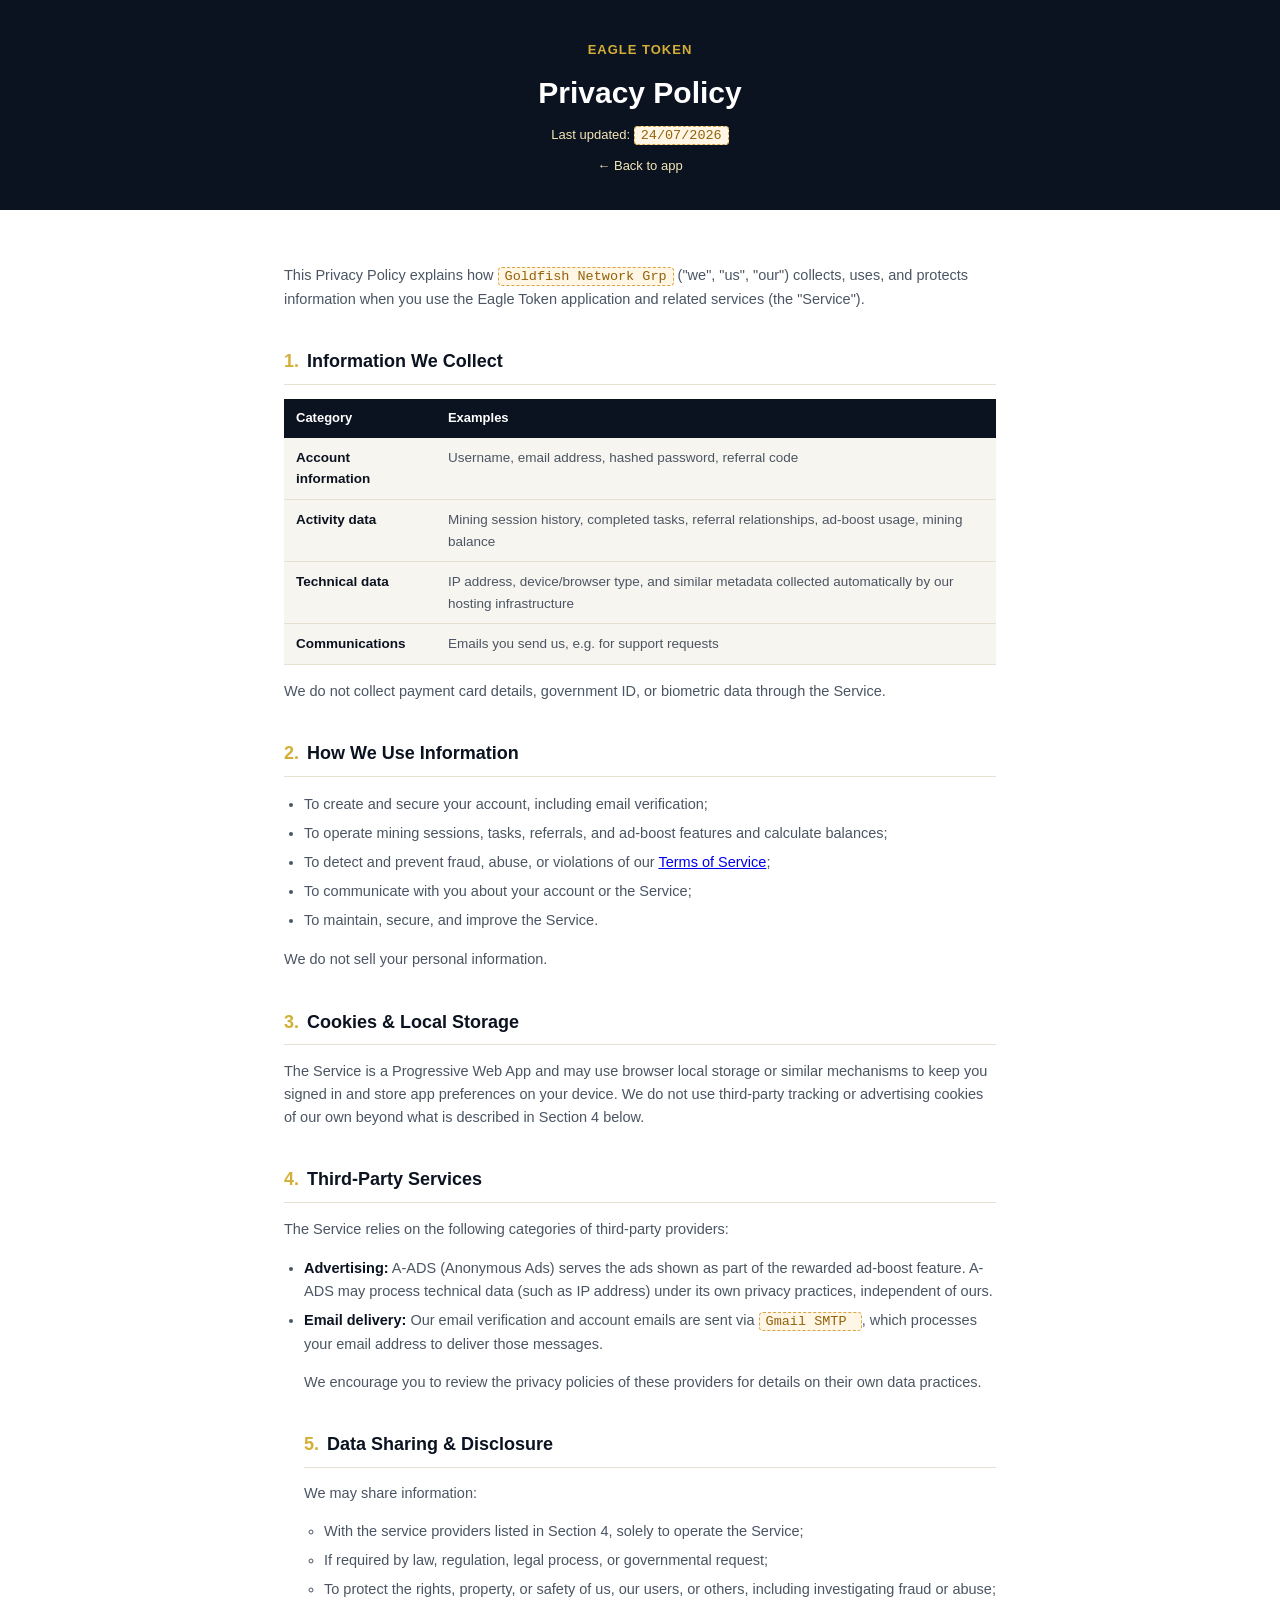
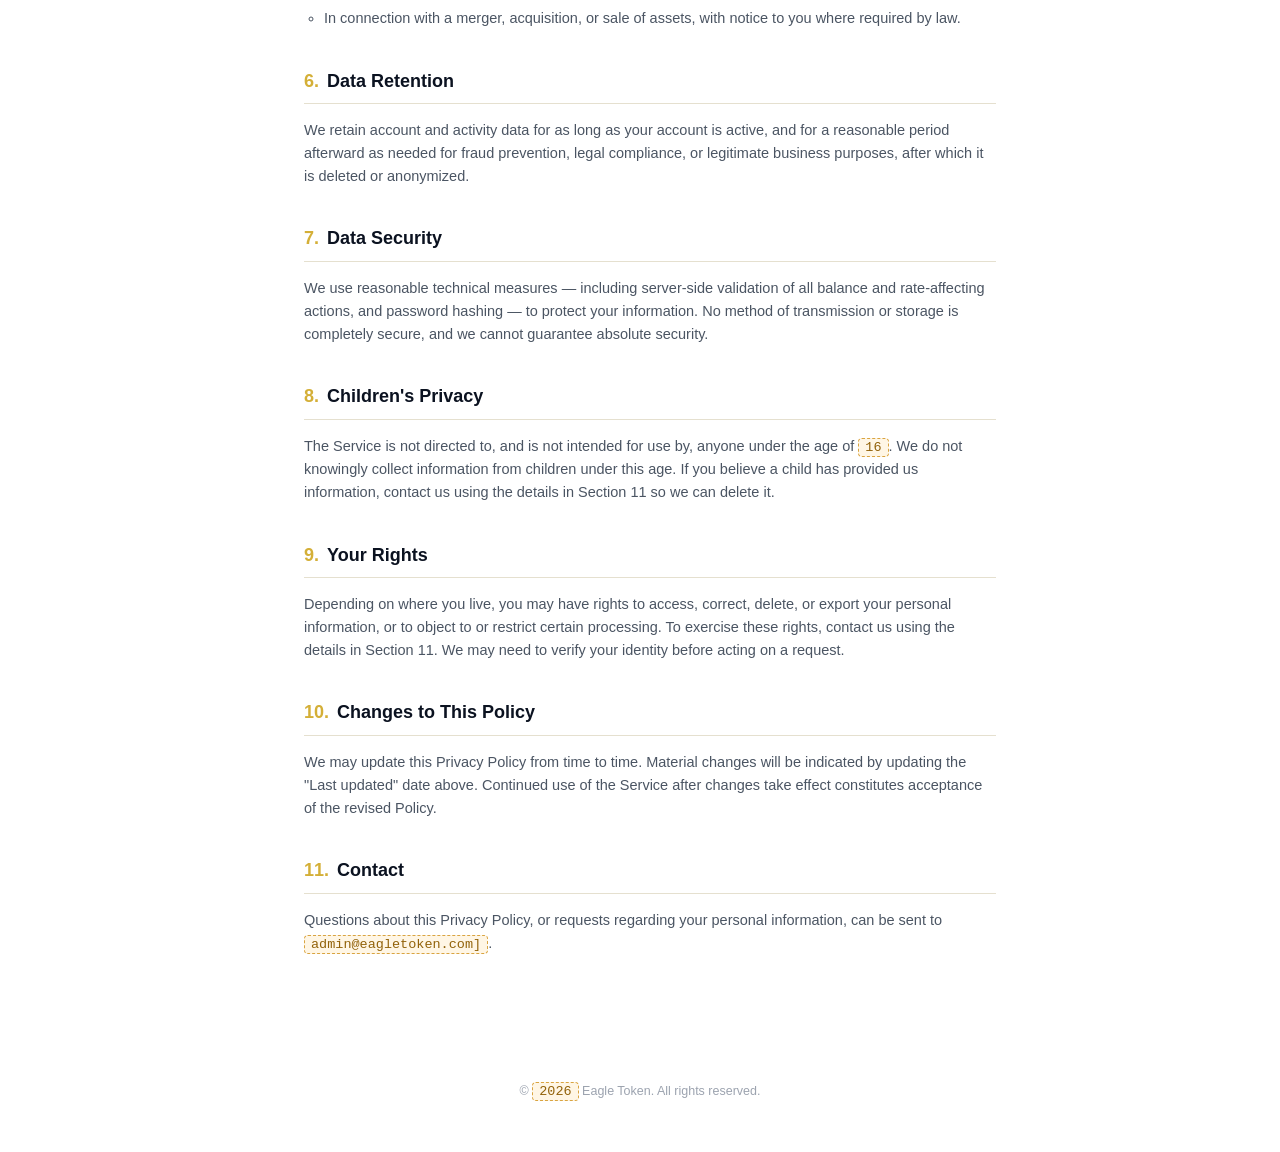
<file: privacy.html>
<!DOCTYPE html>
<html lang="en">
<head>
<meta charset="UTF-8" />
<meta name="viewport" content="width=device-width, initial-scale=1.0" />
<title>Privacy Policy — Eagle Token</title>
<style>
  :root {
    --navy: #0B1220;
    --gold: #D4AF37;
    --gold-soft: #F3E6B8;
    --slate: #4B5563;
    --light-bg: #F7F5EF;
    --line: #E5E0CF;
  }
  * { box-sizing: border-box; }
  body {
    margin: 0;
    font-family: -apple-system, BlinkMacSystemFont, "Segoe UI", Helvetica, Arial, sans-serif;
    background: #ffffff;
    color: var(--slate);
    line-height: 1.6;
  }
  header {
    background: var(--navy);
    padding: 40px 24px 32px;
    text-align: center;
  }
  header .kicker {
    color: var(--gold);
    font-weight: 700;
    font-size: 13px;
    letter-spacing: 1px;
    margin-bottom: 8px;
  }
  header h1 {
    color: #ffffff;
    font-size: 30px;
    margin: 0 0 8px;
  }
  header p {
    color: var(--gold-soft);
    font-size: 13px;
    margin: 0;
  }
  main {
    max-width: 760px;
    margin: 0 auto;
    padding: 40px 24px 80px;
  }
  .notice {
    background: var(--light-bg);
    border: 1px solid var(--line);
    border-left: 4px solid var(--gold);
    padding: 16px 20px;
    border-radius: 6px;
    font-size: 13.5px;
    margin-bottom: 36px;
  }
  h2 {
    color: var(--navy);
    font-size: 18px;
    margin: 36px 0 10px;
    padding-bottom: 8px;
    border-bottom: 1px solid var(--line);
  }
  h2 .num { color: var(--gold); margin-right: 8px; }
  p, li { font-size: 14.5px; }
  ul { padding-left: 20px; }
  li { margin-bottom: 6px; }
  table {
    width: 100%;
    border-collapse: collapse;
    margin: 14px 0 6px;
    font-size: 13.5px;
  }
  th {
    background: var(--navy);
    color: #fff;
    text-align: left;
    padding: 9px 12px;
    font-size: 13px;
  }
  td {
    padding: 9px 12px;
    border-bottom: 1px solid var(--line);
    background: var(--light-bg);
    vertical-align: top;
  }
  .placeholder {
    background: #FFF6E5;
    border: 1px dashed #D9A441;
    color: #92620A;
    padding: 1px 6px;
    border-radius: 4px;
    font-size: 13.5px;
    font-family: monospace;
  }
  footer {
    text-align: center;
    padding: 30px 24px 50px;
    font-size: 12.5px;
    color: #9CA3AF;
  }
  a.back {
    display: inline-block;
    margin-top: 10px;
    color: var(--gold-soft);
    text-decoration: none;
    font-size: 13px;
  }
  a.back:hover { text-decoration: underline; }
  strong { color: var(--navy); }
</style>
</head>
<body>

<header>
  <div class="kicker">EAGLE TOKEN</div>
  <h1>Privacy Policy</h1>
  <p>Last updated: <span class="placeholder">24/07/2026</span></p>
  <a class="back" href="index.html">← Back to app</a>
</header>

<main>

  

  <p>
    This Privacy Policy explains how <span class="placeholder">Goldfish Network Grp</span>
    ("we", "us", "our") collects, uses, and protects information when you use the Eagle Token
    application and related services (the "Service").
  </p>

  <h2><span class="num">1.</span>Information We Collect</h2>
  <table>
    <tr><th>Category</th><th>Examples</th></tr>
    <tr><td><strong>Account information</strong></td><td>Username, email address, hashed password, referral code</td></tr>
    <tr><td><strong>Activity data</strong></td><td>Mining session history, completed tasks, referral relationships, ad-boost usage, mining balance</td></tr>
    <tr><td><strong>Technical data</strong></td><td>IP address, device/browser type, and similar metadata collected automatically by our hosting infrastructure</td></tr>
    <tr><td><strong>Communications</strong></td><td>Emails you send us, e.g. for support requests</td></tr>
  </table>
  <p>We do not collect payment card details, government ID, or biometric data through the Service.</p>

  <h2><span class="num">2.</span>How We Use Information</h2>
  <ul>
    <li>To create and secure your account, including email verification;</li>
    <li>To operate mining sessions, tasks, referrals, and ad-boost features and calculate balances;</li>
    <li>To detect and prevent fraud, abuse, or violations of our <a href="terms.html">Terms of Service</a>;</li>
    <li>To communicate with you about your account or the Service;</li>
    <li>To maintain, secure, and improve the Service.</li>
  </ul>
  <p>We do not sell your personal information.</p>

  <h2><span class="num">3.</span>Cookies &amp; Local Storage</h2>
  <p>
    The Service is a Progressive Web App and may use browser local storage or similar
    mechanisms to keep you signed in and store app preferences on your device. We do not use
    third-party tracking or advertising cookies of our own beyond what is described in
    Section 4 below.
  </p>

  <h2><span class="num">4.</span>Third-Party Services</h2>
  <p>The Service relies on the following categories of third-party providers:</p>
  <ul>
    <li><strong>Advertising:</strong> A-ADS (Anonymous Ads) serves the ads shown as part of the rewarded ad-boost feature. A-ADS may process technical data (such as IP address) under its own privacy practices, independent of ours.</li>
    <li><strong>Email delivery:</strong> Our email verification and account emails are sent via <span class="placeholder">Gmail SMTP </span>, which processes your email address to deliver those messages.</li>
   
  <p>
    We encourage you to review the privacy policies of these providers for details on their
    own data practices.
  </p>

  <h2><span class="num">5.</span>Data Sharing &amp; Disclosure</h2>
  <p>We may share information:</p>
  <ul>
    <li>With the service providers listed in Section 4, solely to operate the Service;</li>
    <li>If required by law, regulation, legal process, or governmental request;</li>
    <li>To protect the rights, property, or safety of us, our users, or others, including investigating fraud or abuse;</li>
    <li>In connection with a merger, acquisition, or sale of assets, with notice to you where required by law.</li>
  </ul>

  <h2><span class="num">6.</span>Data Retention</h2>
  <p>
    We retain account and activity data for as long as your account is active, and for a
    reasonable period afterward as needed for fraud prevention, legal compliance, or
    legitimate business purposes, after which it is deleted or anonymized.
  </p>

  <h2><span class="num">7.</span>Data Security</h2>
  <p>
    We use reasonable technical measures — including server-side validation of all balance
    and rate-affecting actions, and password hashing — to protect your information. No method
    of transmission or storage is completely secure, and we cannot guarantee absolute security.
  </p>

  <h2><span class="num">8.</span>Children's Privacy</h2>
  <p>
    The Service is not directed to, and is not intended for use by, anyone under the age of
    <span class="placeholder">16</span>. We do not knowingly collect information from
    children under this age. If you believe a child has provided us information, contact us
    using the details in Section 11 so we can delete it.
  </p>

  <h2><span class="num">9.</span>Your Rights</h2>
  <p>
    Depending on where you live, you may have rights to access, correct, delete, or export
    your personal information, or to object to or restrict certain processing. To exercise
    these rights, contact us using the details in Section 11. We may need to verify your
    identity before acting on a request.
  </p>

  <h2><span class="num">10.</span>Changes to This Policy</h2>
  <p>
    We may update this Privacy Policy from time to time. Material changes will be indicated
    by updating the "Last updated" date above. Continued use of the Service after changes
    take effect constitutes acceptance of the revised Policy.
  </p>

  <h2><span class="num">11.</span>Contact</h2>
  <p>
    Questions about this Privacy Policy, or requests regarding your personal information, can
    be sent to <span class="placeholder">admin@eagletoken.com]</span>.
  </p>

</main>

<footer>
  © <span class="placeholder">2026</span> Eagle Token. All rights reserved.
</footer>

</body>
</html>
</file>
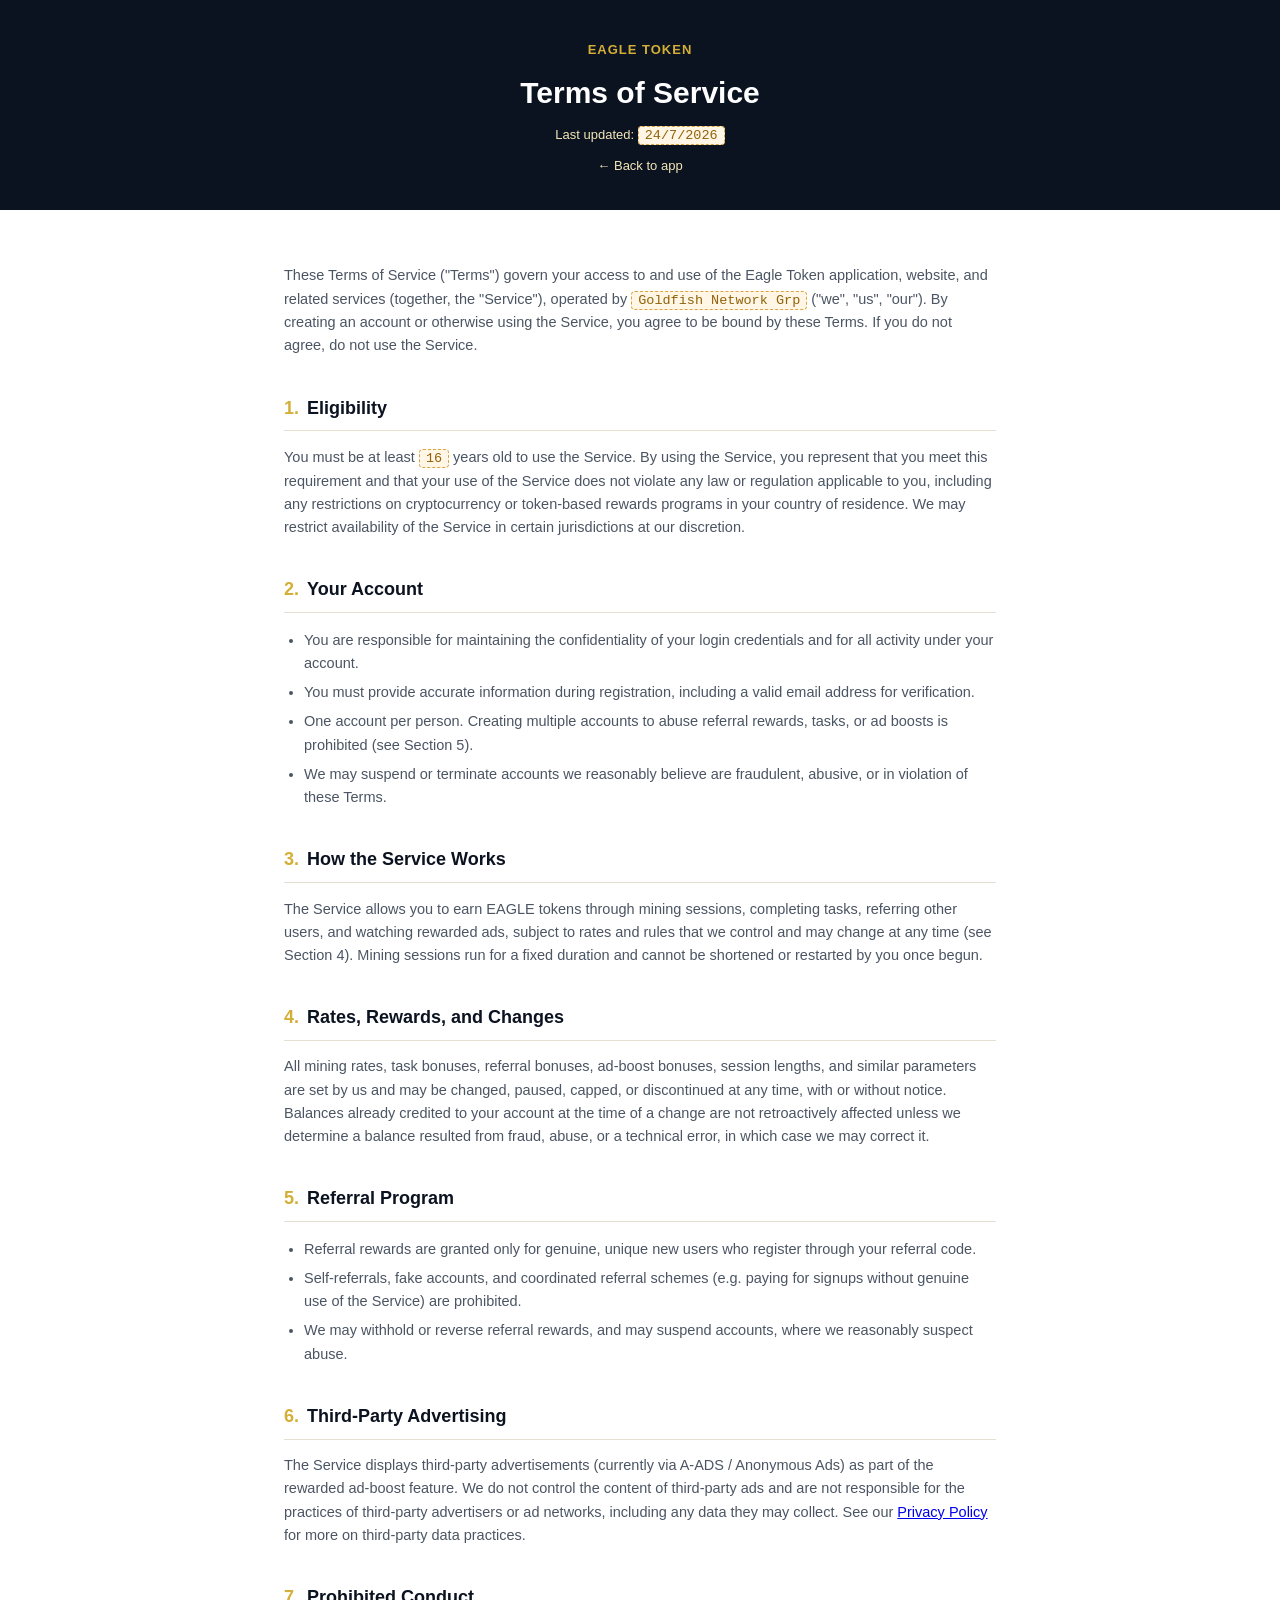
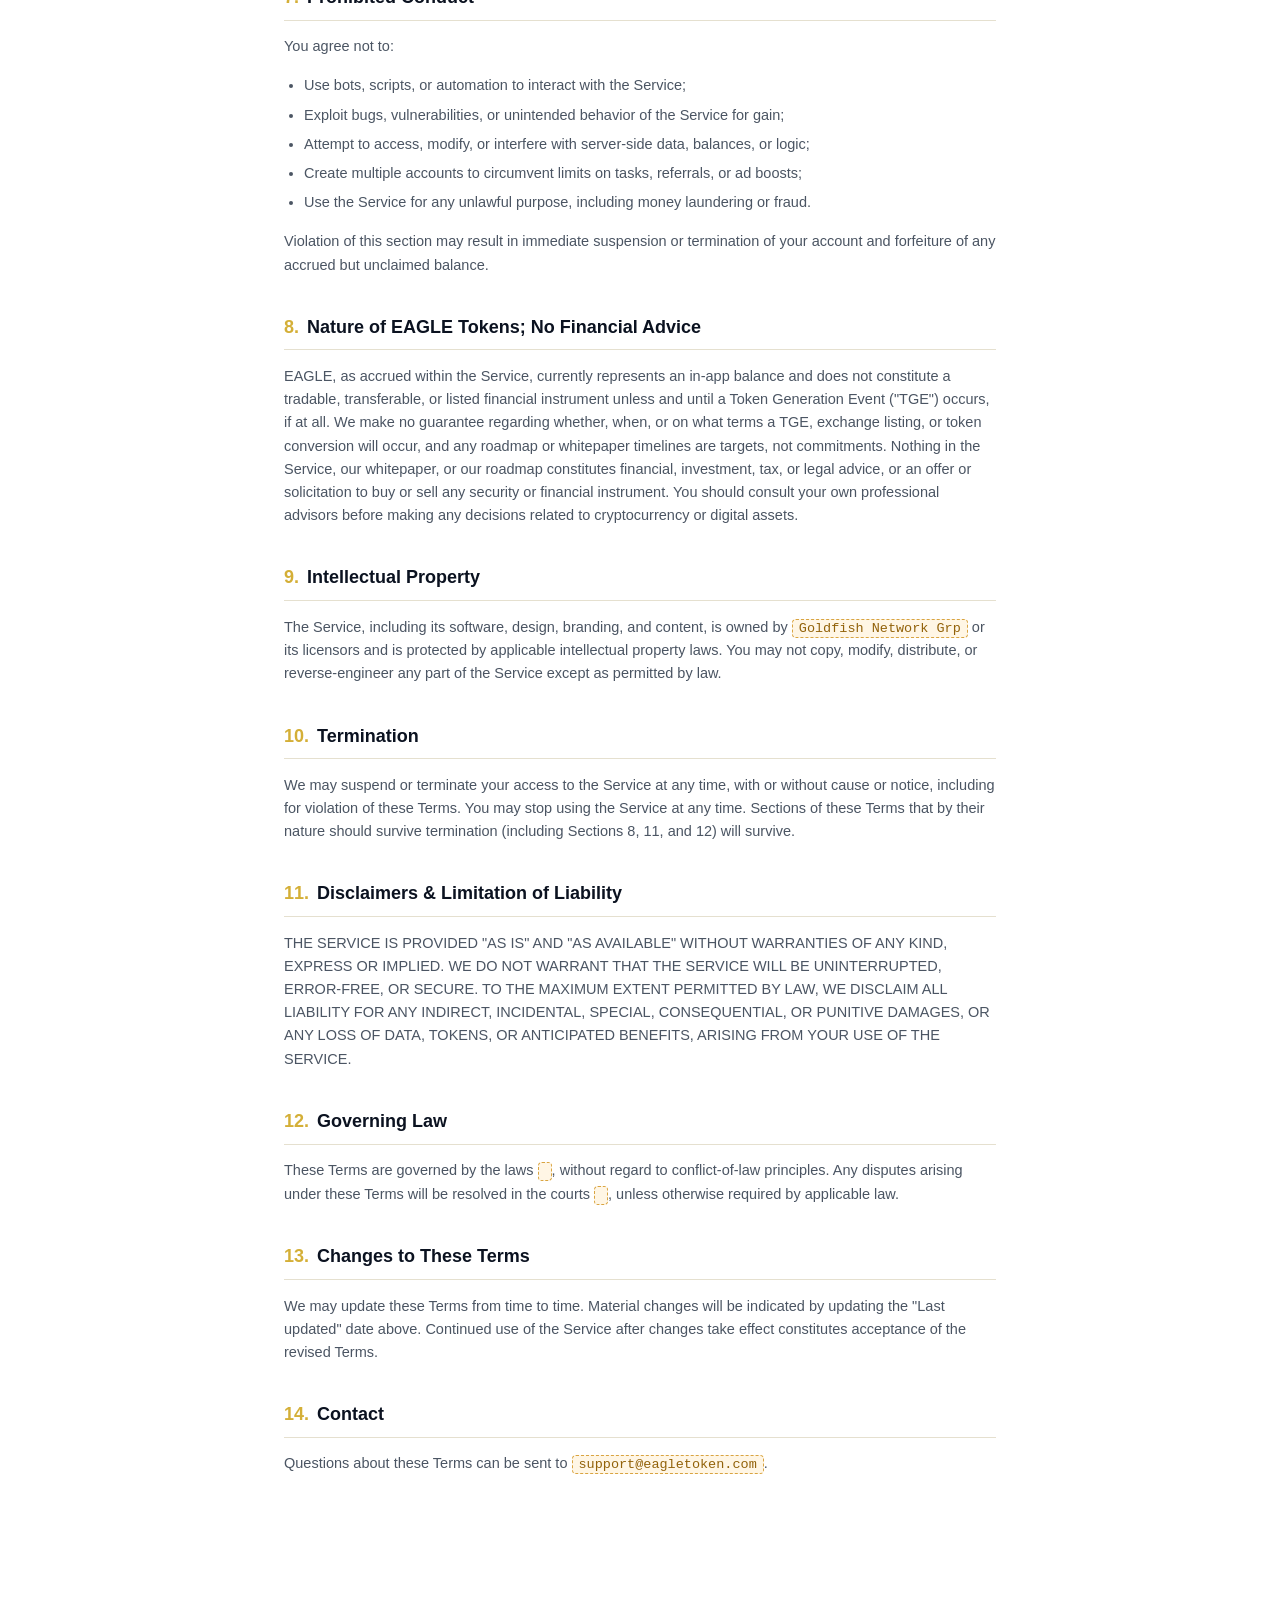
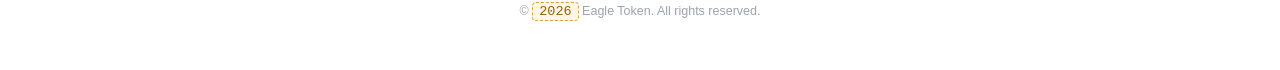
<file: terms.html>
<!DOCTYPE html>
<html lang="en">
<head>
<meta charset="UTF-8" />
<meta name="viewport" content="width=device-width, initial-scale=1.0" />
<title>Terms of Service — Eagle Token</title>
<style>
  :root {
    --navy: #0B1220;
    --gold: #D4AF37;
    --gold-soft: #F3E6B8;
    --slate: #4B5563;
    --light-bg: #F7F5EF;
    --line: #E5E0CF;
  }
  * { box-sizing: border-box; }
  body {
    margin: 0;
    font-family: -apple-system, BlinkMacSystemFont, "Segoe UI", Helvetica, Arial, sans-serif;
    background: #ffffff;
    color: var(--slate);
    line-height: 1.6;
  }
  header {
    background: var(--navy);
    padding: 40px 24px 32px;
    text-align: center;
  }
  header .kicker {
    color: var(--gold);
    font-weight: 700;
    font-size: 13px;
    letter-spacing: 1px;
    margin-bottom: 8px;
  }
  header h1 {
    color: #ffffff;
    font-size: 30px;
    margin: 0 0 8px;
  }
  header p {
    color: var(--gold-soft);
    font-size: 13px;
    margin: 0;
  }
  main {
    max-width: 760px;
    margin: 0 auto;
    padding: 40px 24px 80px;
  }
  .notice {
    background: var(--light-bg);
    border: 1px solid var(--line);
    border-left: 4px solid var(--gold);
    padding: 16px 20px;
    border-radius: 6px;
    font-size: 13.5px;
    margin-bottom: 36px;
  }
  h2 {
    color: var(--navy);
    font-size: 18px;
    margin: 36px 0 10px;
    padding-bottom: 8px;
    border-bottom: 1px solid var(--line);
  }
  h2 .num { color: var(--gold); margin-right: 8px; }
  p, li { font-size: 14.5px; }
  ul { padding-left: 20px; }
  li { margin-bottom: 6px; }
  .placeholder {
    background: #FFF6E5;
    border: 1px dashed #D9A441;
    color: #92620A;
    padding: 1px 6px;
    border-radius: 4px;
    font-size: 13.5px;
    font-family: monospace;
  }
  footer {
    text-align: center;
    padding: 30px 24px 50px;
    font-size: 12.5px;
    color: #9CA3AF;
  }
  a.back {
    display: inline-block;
    margin-top: 10px;
    color: var(--gold-soft);
    text-decoration: none;
    font-size: 13px;
  }
  a.back:hover { text-decoration: underline; }
  strong { color: var(--navy); }
</style>
</head>
<body>

<header>
  <div class="kicker">EAGLE TOKEN</div>
  <h1>Terms of Service</h1>
  <p>Last updated: <span class="placeholder">24/7/2026</span></p>
  <a class="back" href="index.html">← Back to app</a>
</header>

<main>


  <p>
    These Terms of Service ("Terms") govern your access to and use of the Eagle Token
    application, website, and related services (together, the "Service"), operated by
    <span class="placeholder">Goldfish Network Grp</span> ("we", "us", "our").
    By creating an account or otherwise using the Service, you agree to be bound by these Terms.
    If you do not agree, do not use the Service.
  </p>

  <h2><span class="num">1.</span>Eligibility</h2>
  <p>
    You must be at least <span class="placeholder">16</span> years old to use the Service.
    By using the Service, you represent that you meet this requirement and that your use of
    the Service does not violate any law or regulation applicable to you, including any
    restrictions on cryptocurrency or token-based rewards programs in your country of residence.
    We may restrict availability of the Service in certain jurisdictions at our discretion.
  </p>

  <h2><span class="num">2.</span>Your Account</h2>
  <ul>
    <li>You are responsible for maintaining the confidentiality of your login credentials and for all activity under your account.</li>
    <li>You must provide accurate information during registration, including a valid email address for verification.</li>
    <li>One account per person. Creating multiple accounts to abuse referral rewards, tasks, or ad boosts is prohibited (see Section 5).</li>
    <li>We may suspend or terminate accounts we reasonably believe are fraudulent, abusive, or in violation of these Terms.</li>
  </ul>

  <h2><span class="num">3.</span>How the Service Works</h2>
  <p>
    The Service allows you to earn EAGLE tokens through mining sessions, completing tasks,
    referring other users, and watching rewarded ads, subject to rates and rules that we
    control and may change at any time (see Section 4). Mining sessions run for a fixed
    duration and cannot be shortened or restarted by you once begun.
  </p>

  <h2><span class="num">4.</span>Rates, Rewards, and Changes</h2>
  <p>
    All mining rates, task bonuses, referral bonuses, ad-boost bonuses, session lengths, and
    similar parameters are set by us and may be changed, paused, capped, or discontinued at
    any time, with or without notice. Balances already credited to your account at the time
    of a change are not retroactively affected unless we determine a balance resulted from
    fraud, abuse, or a technical error, in which case we may correct it.
  </p>

  <h2><span class="num">5.</span>Referral Program</h2>
  <ul>
    <li>Referral rewards are granted only for genuine, unique new users who register through your referral code.</li>
    <li>Self-referrals, fake accounts, and coordinated referral schemes (e.g. paying for signups without genuine use of the Service) are prohibited.</li>
    <li>We may withhold or reverse referral rewards, and may suspend accounts, where we reasonably suspect abuse.</li>
  </ul>

  <h2><span class="num">6.</span>Third-Party Advertising</h2>
  <p>
    The Service displays third-party advertisements (currently via A-ADS / Anonymous Ads) as
    part of the rewarded ad-boost feature. We do not control the content of third-party ads
    and are not responsible for the practices of third-party advertisers or ad networks,
    including any data they may collect. See our <a href="privacy.html">Privacy Policy</a>
    for more on third-party data practices.
  </p>

  <h2><span class="num">7.</span>Prohibited Conduct</h2>
  <p>You agree not to:</p>
  <ul>
    <li>Use bots, scripts, or automation to interact with the Service;</li>
    <li>Exploit bugs, vulnerabilities, or unintended behavior of the Service for gain;</li>
    <li>Attempt to access, modify, or interfere with server-side data, balances, or logic;</li>
    <li>Create multiple accounts to circumvent limits on tasks, referrals, or ad boosts;</li>
    <li>Use the Service for any unlawful purpose, including money laundering or fraud.</li>
  </ul>
  <p>
    Violation of this section may result in immediate suspension or termination of your
    account and forfeiture of any accrued but unclaimed balance.
  </p>

  <h2><span class="num">8.</span>Nature of EAGLE Tokens; No Financial Advice</h2>
  <p>
    EAGLE, as accrued within the Service, currently represents an in-app balance and does not
    constitute a tradable, transferable, or listed financial instrument unless and until a
    Token Generation Event ("TGE") occurs, if at all. We make no guarantee regarding whether,
    when, or on what terms a TGE, exchange listing, or token conversion will occur, and any
    roadmap or whitepaper timelines are targets, not commitments. Nothing in the Service, our
    whitepaper, or our roadmap constitutes financial, investment, tax, or legal advice, or an
    offer or solicitation to buy or sell any security or financial instrument. You should
    consult your own professional advisors before making any decisions related to
    cryptocurrency or digital assets.
  </p>

  <h2><span class="num">9.</span>Intellectual Property</h2>
  <p>
    The Service, including its software, design, branding, and content, is owned by
    <span class="placeholder">Goldfish Network Grp</span> or its licensors and is
    protected by applicable intellectual property laws. You may not copy, modify, distribute,
    or reverse-engineer any part of the Service except as permitted by law.
  </p>

  <h2><span class="num">10.</span>Termination</h2>
  <p>
    We may suspend or terminate your access to the Service at any time, with or without
    cause or notice, including for violation of these Terms. You may stop using the Service
    at any time. Sections of these Terms that by their nature should survive termination
    (including Sections 8, 11, and 12) will survive.
  </p>

  <h2><span class="num">11.</span>Disclaimers &amp; Limitation of Liability</h2>
  <p>
    THE SERVICE IS PROVIDED "AS IS" AND "AS AVAILABLE" WITHOUT WARRANTIES OF ANY KIND, EXPRESS
    OR IMPLIED. WE DO NOT WARRANT THAT THE SERVICE WILL BE UNINTERRUPTED, ERROR-FREE, OR SECURE.
    TO THE MAXIMUM EXTENT PERMITTED BY LAW, WE DISCLAIM ALL LIABILITY FOR ANY INDIRECT,
    INCIDENTAL, SPECIAL, CONSEQUENTIAL, OR PUNITIVE DAMAGES, OR ANY LOSS OF DATA, TOKENS, OR
    ANTICIPATED BENEFITS, ARISING FROM YOUR USE OF THE SERVICE.
  </p>

  <h2><span class="num">12.</span>Governing Law</h2>
  <p>
    These Terms are governed by the laws <span class="placeholder"></span>,
    without regard to conflict-of-law principles. Any disputes arising under these Terms will
    be resolved in the courts <span class="placeholder"></span>, unless
    otherwise required by applicable law.
  </p>

  <h2><span class="num">13.</span>Changes to These Terms</h2>
  <p>
    We may update these Terms from time to time. Material changes will be indicated by
    updating the "Last updated" date above. Continued use of the Service after changes take
    effect constitutes acceptance of the revised Terms.
  </p>

  <h2><span class="num">14.</span>Contact</h2>
  <p>
    Questions about these Terms can be sent to
    <span class="placeholder">support@eagletoken.com</span>.
  </p>

</main>

<footer>
  © <span class="placeholder">2026</span> Eagle Token. All rights reserved.
</footer>

</body>
</html>
</file>
